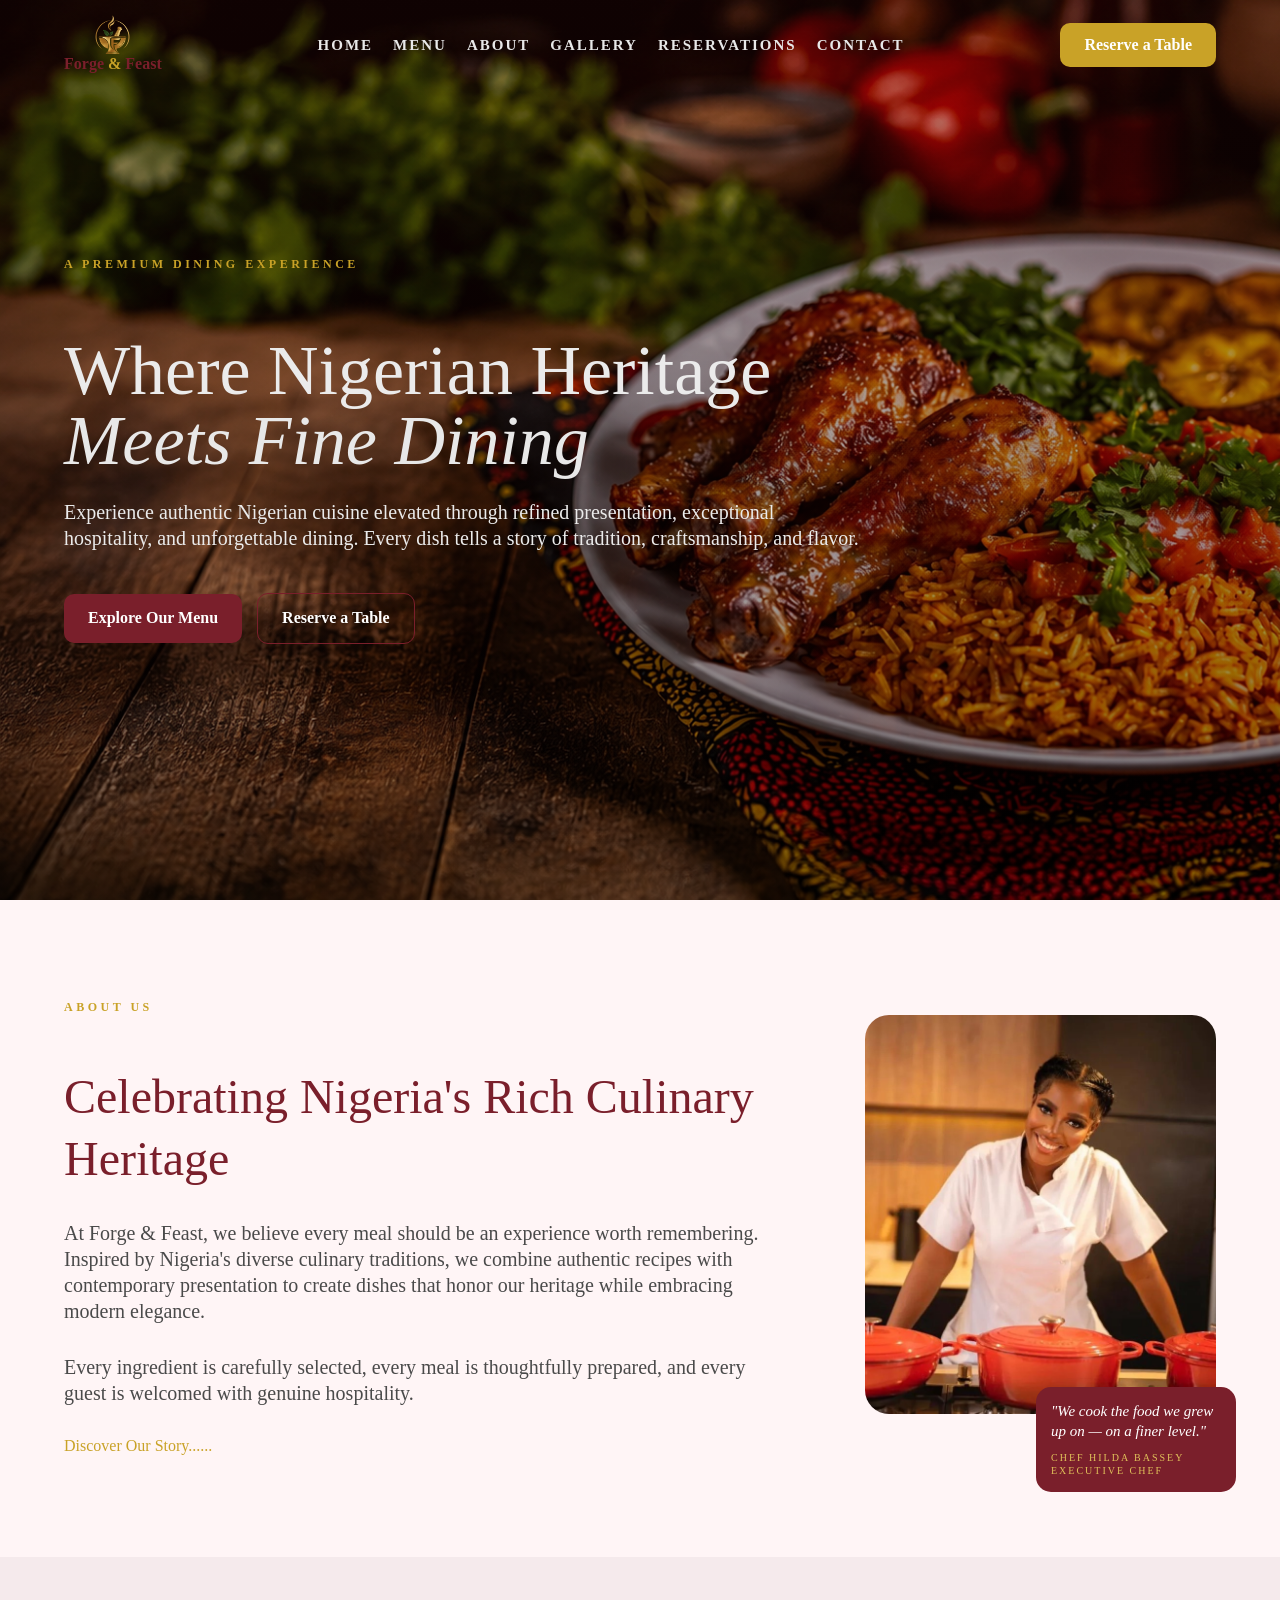
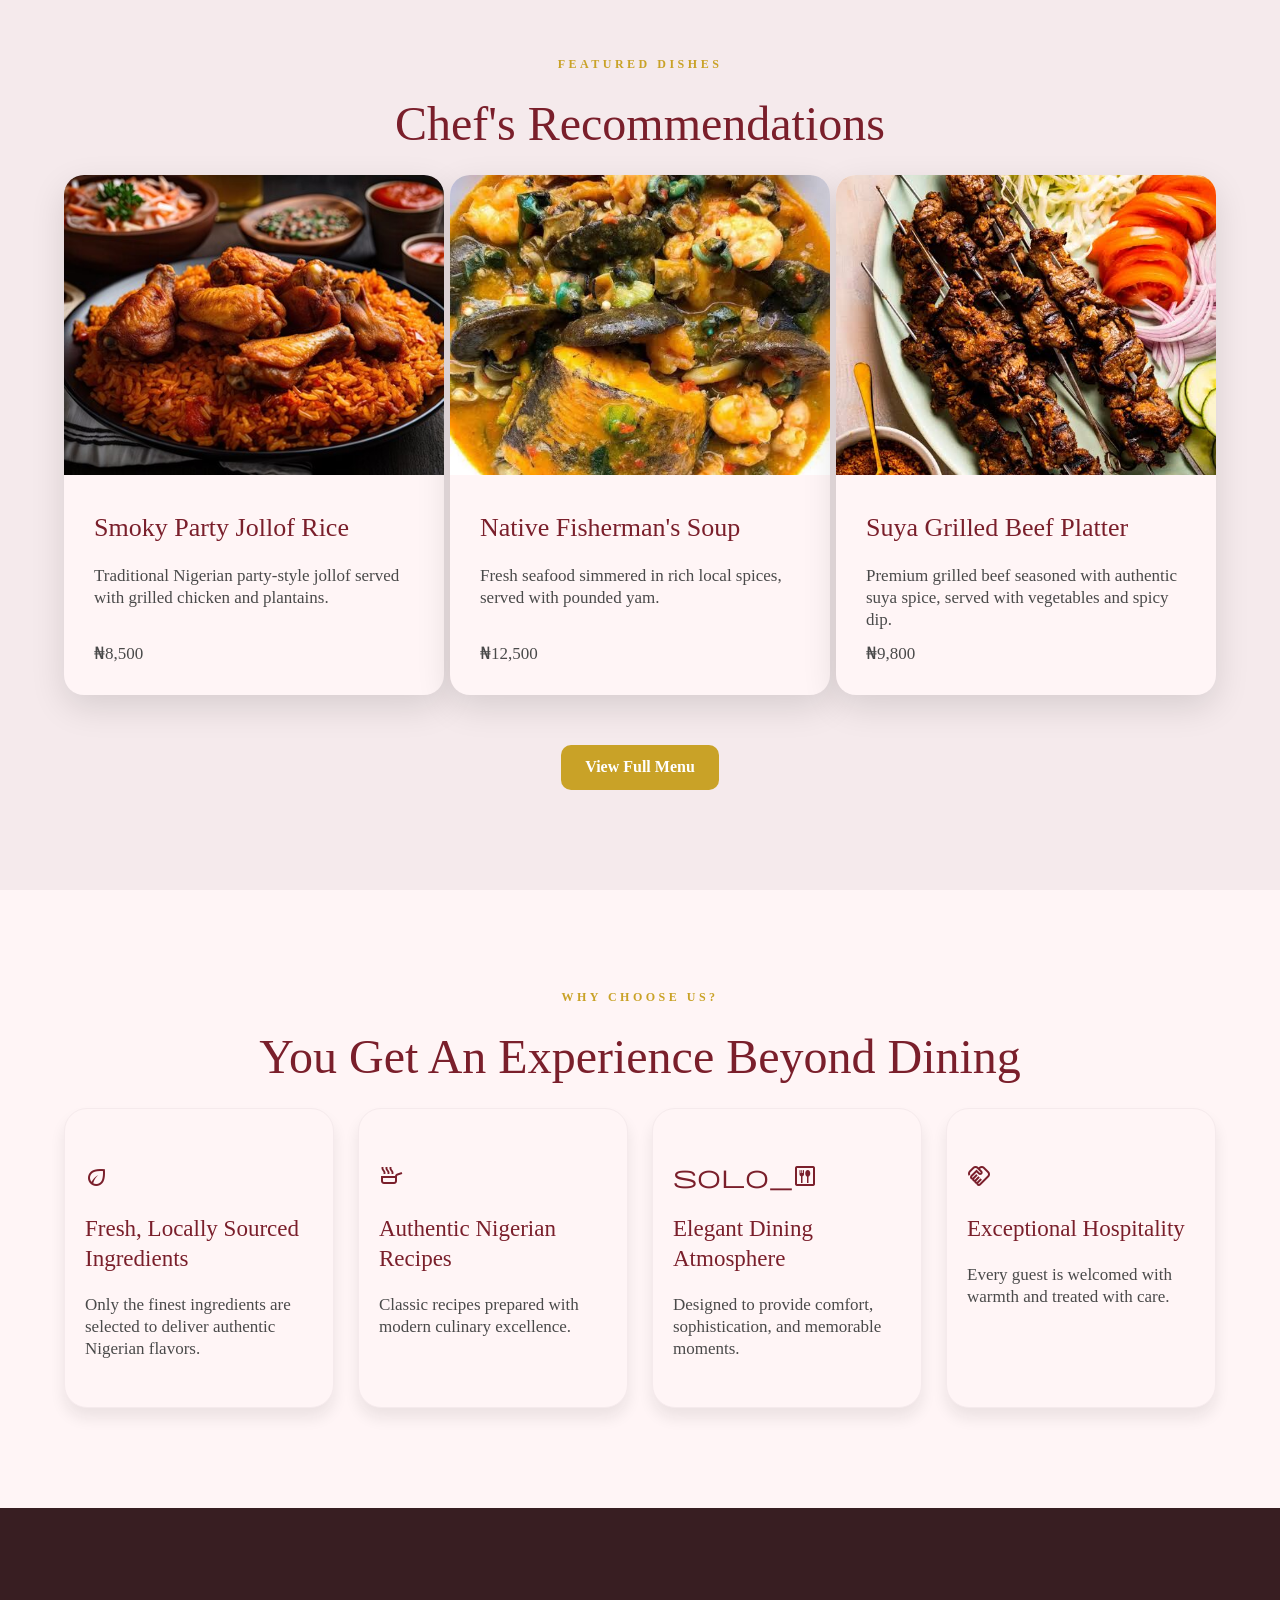
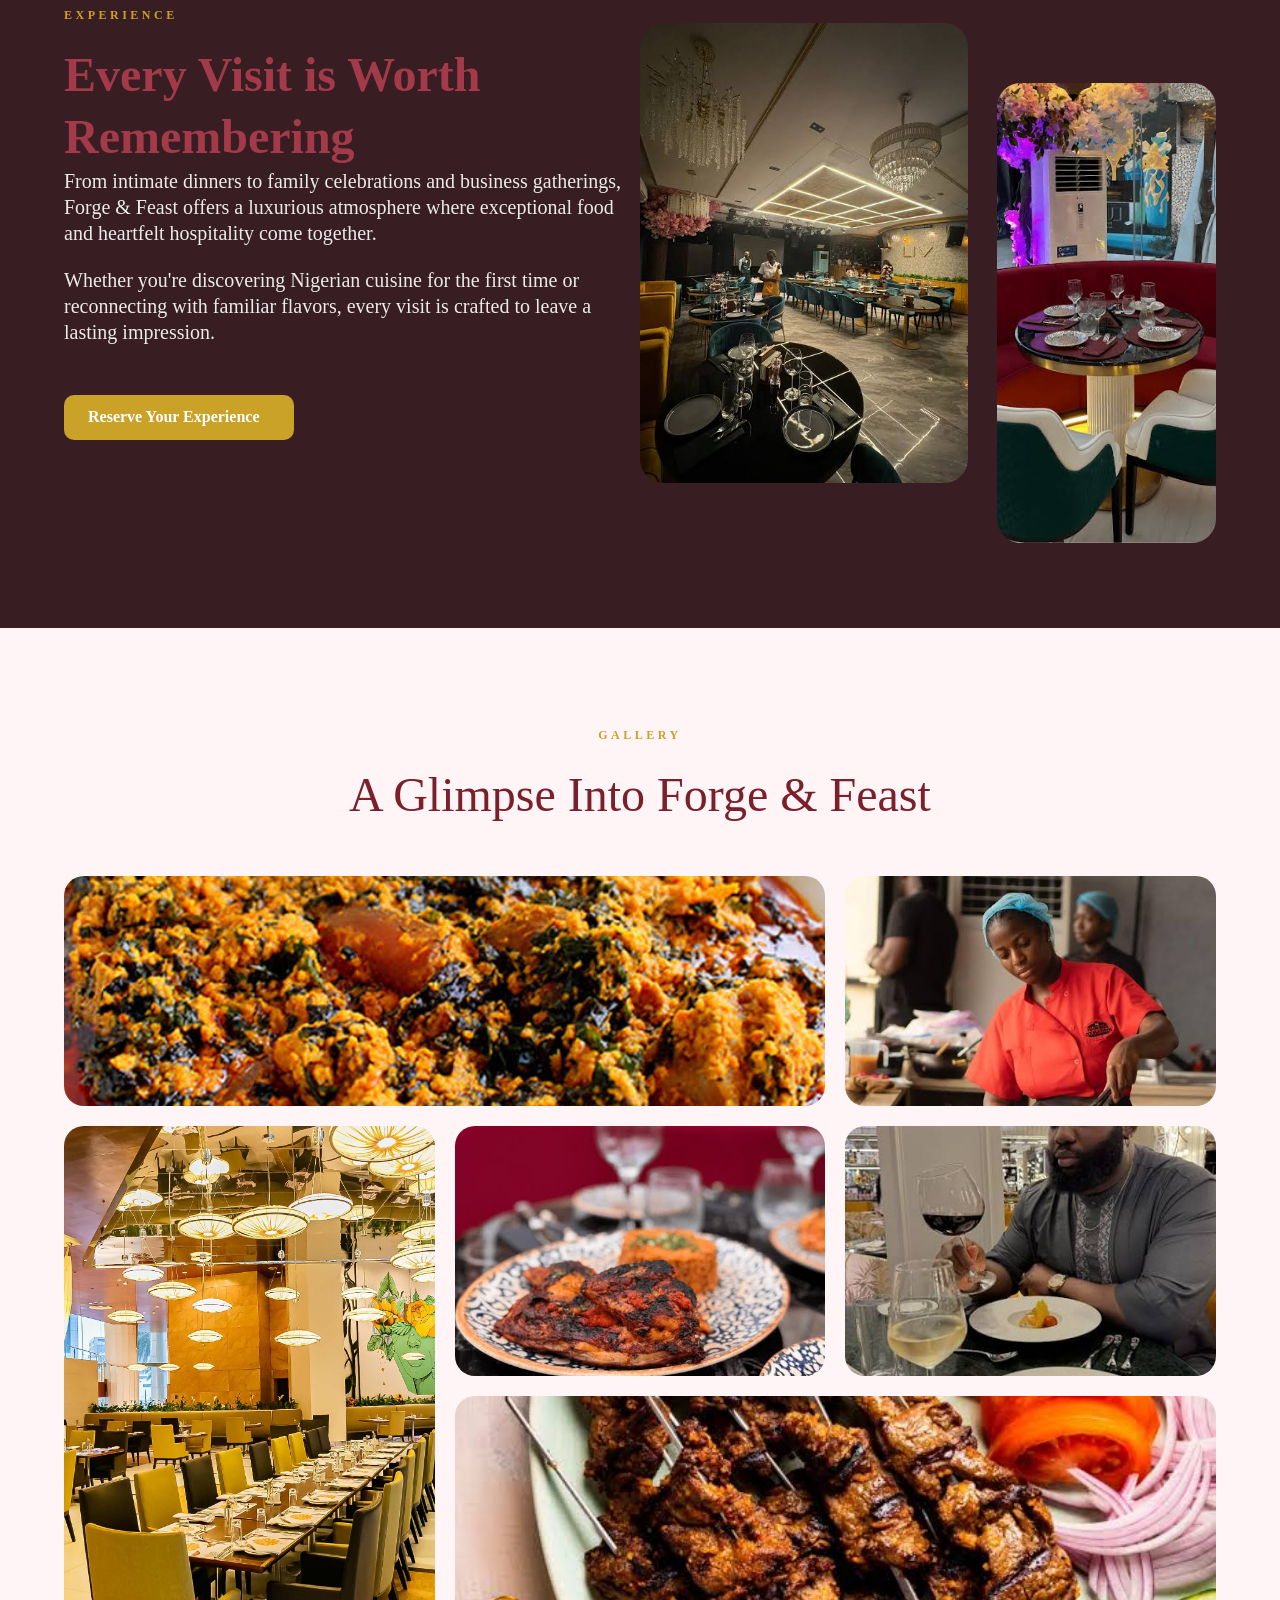
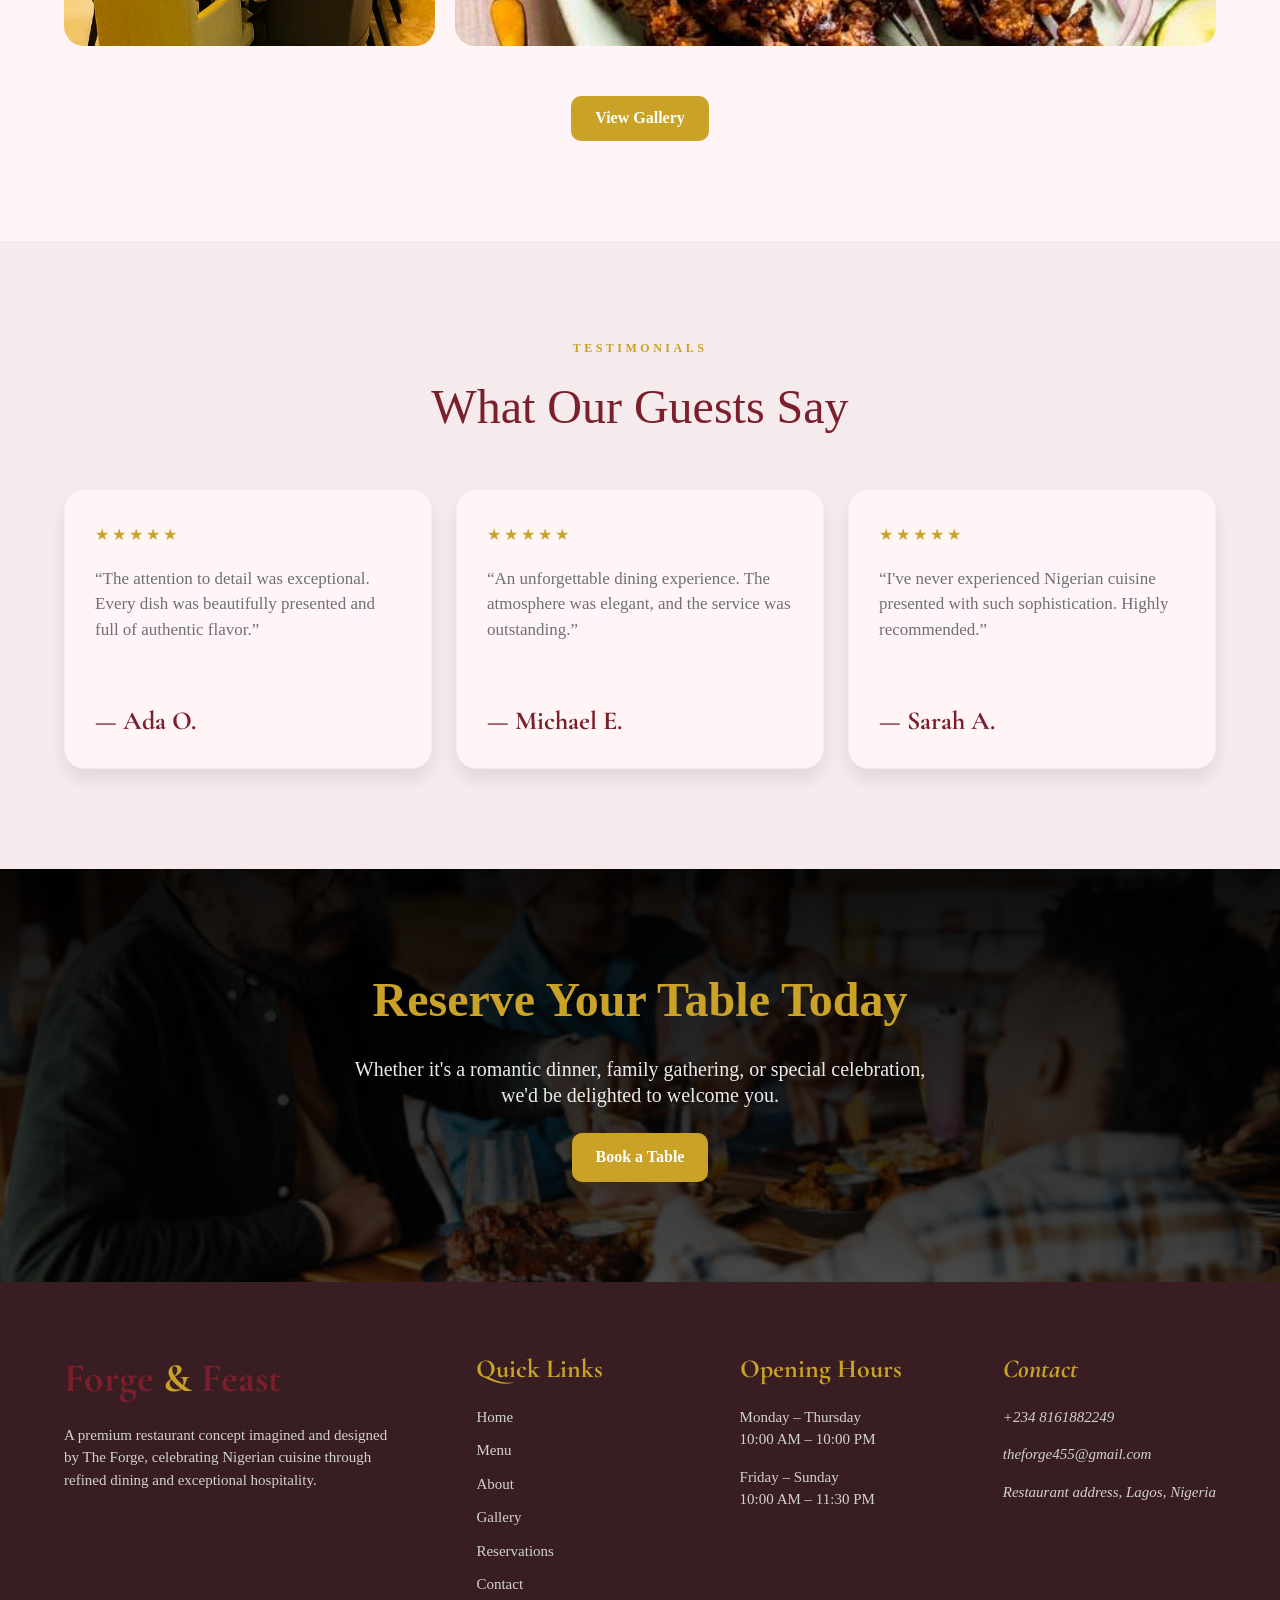
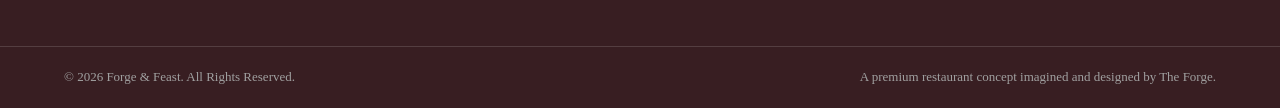
<file: index.html>
<!DOCTYPE html>
<html lang="en">
<head>
    <meta charset="UTF-8">
    <meta name="viewport" content="width=device-width, initial-scale=1.0">
    <meta name="description" content="Forge & Feast — where Nigerian heritage meets fine dining.">
    <title>Forge &amp; Feast | Nigerian Fine Dining</title>
    <link rel="preconnect" href="https://fonts.googleapis.com">
    <link rel="preconnect" href="https://fonts.gstatic.com" crossorigin>
    <link href="https://fonts.googleapis.com/css2?family=Cormorant+Garamond:ital,wght@0,300..700;1,300..700&family=Inter:ital,opsz,wght@0,14..32,100..900;1,14..32,100..900&display=swap" rel="stylesheet">
    <link href="https://fonts.googleapis.com/css2?family=Material+Symbols+Outlined" rel="stylesheet">
    <link rel="stylesheet" href="styles/main.css">
</head>
<body>
    <!-- Navigation Bar -->
    <header class="site-header">
        <nav class="navigation-bar">
            <div class="container navigation">
                <div class="nav-content__1">
                    <a class="brand" href="index.html" aria-label="Forge & Feast home">
                    <img src="images/logo images/file_000000001b348246aa04f7c8cb6fdf6f.png" width="35px" alt="">
                    <span class="brand__name">Forge <span class="and">&amp;</span> Feast</span>
                    </a>
                </div>
                <div class="nav-content__2" aria-label="Primary navigation">
                    <ul class="nav-content__list" id="primary-menu">
                        <li><a class="nav-content__link" href="index.html">HOME</a></li>
                        <li><a class="nav-content__link" href="menu.html">MENU</a></li>
                        <li><a class="nav-content__link" href="about.html">ABOUT</a></li>
                        <li><a class="nav-content__link" href="gallery.html">GALLERY</a></li>
                        <li><a class="nav-content__link" href="reservations.html">RESERVATIONS</a></li>
                        <li><a class="nav-content__link" href="contact.html">CONTACT</a></li>
                    </ul>
                </div>
            <a class="btn btn--secondary nav-reserve" href="reservations.html">Reserve a Table</a>
            <button class="menu-toggle" type="button" aria-expanded="false" aria-controls="primary-menu" aria-label="Open navigation menu">
                <span class="menu-toggle__line"></span>
                <span class="menu-toggle__line"></span>
                <span class="menu-toggle__line"></span>
            </button>
            </div>
        </nav>
    </header>

    <main>
        <!-- Hero -->
        <section class="hero" aria-labelledby="hero-title">
            <div class="container hero__content">
                <p class="eyebrow">A PREMIUM DINING EXPERIENCE</p>
                <h1 id="hero-title">Where Nigerian Heritage <span>Meets Fine Dining</span></h1>
                <p class="hero__text">Experience authentic Nigerian cuisine elevated through refined presentation, exceptional hospitality, and unforgettable dining. Every dish tells a story of tradition, craftsmanship, and flavor.</p>
                <div class="hero__actions">
                    <a class="btn btn--hero" href="menu.html">Explore Our Menu</a>
                    <a class="btn btn--primary-outline" href="reservations.html">Reserve a Table</a>
                </div>
            </div>
        </section>

        <!-- Our Story -->
        <section class="section section--story" aria-labelledby="story-title">
            <div class="container split-layout">
                <div class="split-layout__content">
                    <p class="eyebrow">ABOUT US</p>
                    <h2 id="story-title">Celebrating Nigeria's Rich Culinary Heritage</h2>
                    <p>At Forge &amp; Feast, we believe every meal should be an experience worth remembering. Inspired by Nigeria's diverse culinary traditions, we combine authentic recipes with contemporary presentation to create dishes that honor our heritage while embracing modern elegance.</p>
                    <p>Every ingredient is carefully selected, every meal is thoughtfully prepared, and every guest is welcomed with genuine hospitality.</p>
                    <a class="discover" href="about.html">Discover Our Story......</a>
                </div>
                <figure class="split-layout__media">
                    <div class="split-layout__image">
                        <img src="images/chef_hilda_bassey.jpg" alt="Chef preparing a traditional Nigerian meal">
                    </div>
                    <div class="chef-card">
                        <p class="chef-card__quote">
                            "We cook the food we grew up on — on a finer level."
                        </p>
                        <p class="chef-card__name">
                            CHEF HILDA BASSEY
                        </p>
                        <p class="chef-card__role">
                            EXECUTIVE CHEF
                        </p>
                    </div>
                </figure>
            </div>
        </section>

        <!-- Chef's Recommendations -->
        <section class="section section--featured" aria-labelledby="featured-title">
            <div class="container section--featured__div">
                <div class="section-heading">
                    <p class="eyebrow">Featured Dishes</p>
                    <h2 id="featured-title">Chef's Recommendations</h2>
                </div>
                <div class="dish-grid">
                    <article class="dish-card">
                        <div class="dish-card__image">
                            <img src="images/smoked-jollof rice 2.jpg" alt="Smoked Jollof Rice Ready to Eat">
                        </div>
                        <div class="dish-card__content">
                            <h3>Smoky Party Jollof Rice</h3>
                            <p>Traditional Nigerian party-style jollof served with grilled chicken and plantains.</p>
                            <p class="dish-card__price">₦8,500</p>
                        </div>
                    </article>
                    <article class="dish-card">
                        <div class="dish-card__image">
                            <img src="images/fisherman_soup.jpeg" alt="Native Fisherman Soup From the African Kitchen">
                        </div>
                        <div class="dish-card__content">
                            <h3>Native Fisherman's Soup</h3>
                            <p>Fresh seafood simmered in rich local spices, served with pounded yam.</p>
                            <p class="dish-card__price">₦12,500</p>
                        </div>
                    </article>
                    <article class="dish-card">
                        <div class="dish-card__image">
                            <img src="images/suya.jpeg" alt="Grilled Suya For Your Tastebuds">
                        </div>
                        <div class="dish-card__content">
                            <h3>Suya Grilled Beef Platter</h3>
                            <p>Premium grilled beef seasoned with authentic suya spice, served with vegetables and spicy dip.</p>
                            <p class="dish-card__price">₦9,800</p>
                        </div>
                    </article>
                </div>
                <div class="section-action">
                    <a class="btn btn--secondary" href="menu.html">View Full Menu</a>
                </div>
            </div>
        </section>

        <!-- Our Benefits -->
        <section class="section section--benefits" aria-labelledby="benefits-title">
            <div class="container">
                <div class="section-heading">
                    <P class="eyebrow">WHY CHOOSE US?</P>
                    <h2 id="benefits-title">You Get An Experience Beyond Dining</h2>
                </div>
                <div class="benefit-grid">
                    <article class="benefit-card">
                        <div class="benefit-card__icon" aria-hidden="true">
                            <span class="material-symbols-outlined">eco</span>
                        </div>
                        <div class="benefit-card__content">
                            <h3>Fresh, Locally Sourced Ingredients</h3>
                            <p>Only the finest ingredients are selected to deliver authentic Nigerian flavors.</p>
                        </div>
                    </article>
                    <article class="benefit-card">
                        <div class="benefit-card__icon" aria-hidden="true">
                            <span class="material-symbols-outlined">skillet</span>
                        </div>
                        <div class="benefit-card__content">
                            <h3>Authentic Nigerian Recipes</h3>
                            <p>Classic recipes prepared with modern culinary excellence.</p>
                        </div>
                    </article>
                    <article class="benefit-card">
                        <div class="benefit-card__icon" aria-hidden="true">
                            <span class="material-symbols-outlined">solo_dining</span>                        </div>
                        <div class="benefit-card__content">
                            <h3>Elegant Dining Atmosphere</h3>
                            <p>Designed to provide comfort, sophistication, and memorable moments.</p>
                        </div>
                    </article>
                    <article class="benefit-card">
                        <div class="benefit-card__icon" aria-hidden="true">
                            <span class="material-symbols-outlined">handshake</span>                        </div>
                        <div class="benefit-card__content">
                            <h3>Exceptional Hospitality</h3>
                            <p>Every guest is welcomed with warmth and treated with care.</p>
                        </div>    
                    </article>
                </div>
            </div>
        </section>

        <!-- The Dining Experience -->
        <section class="section section--experience" aria-labelledby="experience-title">
            <div class="container split-layout__2">
                <div class="split-layout-2__content">
                    <p class="eyebrow">Experience</p>
                    <h2 id="experience-title">Every Visit is Worth Remembering</h2>
                    <p>From intimate dinners to family celebrations and business gatherings, Forge &amp; Feast offers a luxurious atmosphere where exceptional food and heartfelt hospitality come together.</p><br>
                    <p>Whether you're discovering Nigerian cuisine for the first time or reconnecting with familiar flavors, every visit is crafted to leave a lasting impression.</p>
                    <a class="btn btn--secondary" href="reservations.html">Reserve Your Experience</a>
                </div>
                <figure class="split-layout-2__media">
                    <img src="images/fine_dinning spot 2.jpeg" alt="Elegant Forge and Feast restaurant interior with arranged tables 1">
                    <img src="images/couples section.jpeg" alt="Elegant Forge and Feast restaurant interior with arranged tables">
                </figure>
            </div>
        </section>

        <!-- Gallery Preview -->
        <section class="section section--gallery" aria-labelledby="gallery-title">
            <div class="container">
                <div class="section-heading"><p class="eyebrow">Gallery</p><h2 id="gallery-title">A Glimpse Into Forge &amp; Feast</h2></div>
                <div class="gallery" aria-label="Forge and Feast gallery preview">
                    <figure class="gallery__item gallery__item--featured"><img class="gallery__image" src="images/egusi_soup.jpeg" alt="Signature Nigerian cuisine served with traditional sides"><div class="gallery__overlay"><figcaption class="gallery__content"><h3>Signature Nigerian Cuisine</h3><p>A glimpse into the culinary experience at Forge &amp; Feast.</p></figcaption></div></figure>
                    <figure class="gallery__item gallery__item--portrait"><img class="gallery__image" src="images/chef_hilda.jpeg" alt="Chef carefully preparing a dish"><div class="gallery__overlay"><figcaption class="gallery__content"><h3>Craft in Every Detail</h3><p>Traditional flavours, thoughtfully refined.</p></figcaption></div></figure>
                    <figure class="gallery__item gallery__item--tall"><img class="gallery__image" src="images/fine_dining_indoor_seating.jpg" alt="Warmly lit elegant restaurant interior"><div class="gallery__overlay"><figcaption class="gallery__content"><h3>Elegant Atmosphere</h3><p>Designed for memorable moments together.</p></figcaption></div></figure>
                    <figure class="gallery__item"><img class="gallery__image" src="images/images 1.jpeg" alt="Fine dining table set for guests"><div class="gallery__overlay"><figcaption class="gallery__content"><h3>The Table Awaits</h3><p>Refined settings for every celebration.</p></figcaption></div></figure>
                    <figure class="gallery__item"><img class="gallery__image" src="images/images 2.jpeg" alt="Guests sharing a joyful meal together"><div class="gallery__overlay"><figcaption class="gallery__content"><h3>Shared Experiences</h3><p>Every gathering is worth remembering.</p></figcaption></div></figure>
                    <figure class="gallery__item gallery__item--wide"><img class="gallery__image" src="images/suya.jpeg" alt="Beautifully presented Nigerian dish"><div class="gallery__overlay"><figcaption class="gallery__content"><h3>Inspired Presentation</h3><p>Authentic dishes served with elegance.</p></figcaption></div></figure>
                </div>
                <div class="section-action"><a class="btn btn--secondary" href="gallery.html">View Gallery</a></div>
            </div>
        </section>

        <!-- Testimonials: this section can become a JavaScript carousel later. -->
        <section class="section section--testimonials" aria-labelledby="testimonials-title">
            <div class="container">
                <div class="section-heading"><p class="eyebrow">Testimonials</p><h2 id="testimonials-title">What Our Guests Say</h2></div>
                <div class="testimonial-grid">
                    <blockquote class="testimonial-card"><p class="testimonial-card__rating" aria-label="5 out of 5 stars">★★★★★</p><p>“The attention to detail was exceptional. Every dish was beautifully presented and full of authentic flavor.”</p><footer>— Ada O.</footer></blockquote>
                    <blockquote class="testimonial-card"><p class="testimonial-card__rating" aria-label="5 out of 5 stars">★★★★★</p><p>“An unforgettable dining experience. The atmosphere was elegant, and the service was outstanding.”</p><footer>— Michael E.</footer></blockquote>
                    <blockquote class="testimonial-card"><p class="testimonial-card__rating" aria-label="5 out of 5 stars">★★★★★</p><p>“I've never experienced Nigerian cuisine presented with such sophistication. Highly recommended.”</p><footer>— Sarah A.</footer></blockquote>
                </div>
            </div>
        </section>

        <!-- Reservation Call to Action -->
        <section class="reservation-cta" aria-labelledby="reservation-title">
            <div class="container reservation-cta__content"><h2 id="reservation-title">Reserve Your Table Today</h2><p>Whether it's a romantic dinner, family gathering, or special celebration, we'd be delighted to welcome you.</p><a class="btn btn--hero" href="reservations.html">Book a Table</a></div>
        </section>
    </main>

    <!-- Footer -->
    <footer class="site-footer">
        <div class="container footer-content">
            <div class="footer-brand">
                <a class="brand" href="index.html"><span class="brand__name">Forge <span>&amp;</span> Feast</span></a>
                <p>A premium restaurant concept imagined and designed by The Forge, celebrating Nigerian cuisine through refined dining and exceptional hospitality.</p>
            </div>
            <div class="footer-column">
                <h3>Quick Links</h3>
                <ul>
                    <li><a href="index.html">Home</a></li>
                    <li><a href="menu.html">Menu</a></li>
                    <li><a href="about.html">About</a></li>
                    <li><a href="gallery.html">Gallery</a></li>
                    <li><a href="reservations.html">Reservations</a></li>
                    <li><a href="contact.html">Contact</a></li>
                </ul>
            </div>
            <div class="footer-column">
                <h3>Opening Hours</h3>
                <p>Monday – Thursday<br>10:00 AM – 10:00 PM</p>
                <p>Friday – Sunday<br>10:00 AM – 11:30 PM</p>
            </div>
            <address class="footer-column">
                <h3>Contact</h3>
                <p><a href="tel:+2348161882249">+234 8161882249</a></p>
                <p><a href="mailto:theforge455@gmail.com">theforge455@gmail.com</a></p><p>Restaurant address, Lagos, Nigeria</p>
                <!-- <div class="social-links" aria-label="Social media links"><!-- To add social media links -->
            </address>
        </div>
        <div class="footer-bottom">
            <div class="container">
                <p>© 2026 Forge &amp; Feast. All Rights Reserved.</p><p>A premium restaurant concept imagined and designed by The Forge.</p>
            </div>
        </div>
    </footer>
    <script src="scripts/navbar.js" defer></script>
    <script src="scripts/scroll-animations.js"></script>
</body>
</html>
</file>
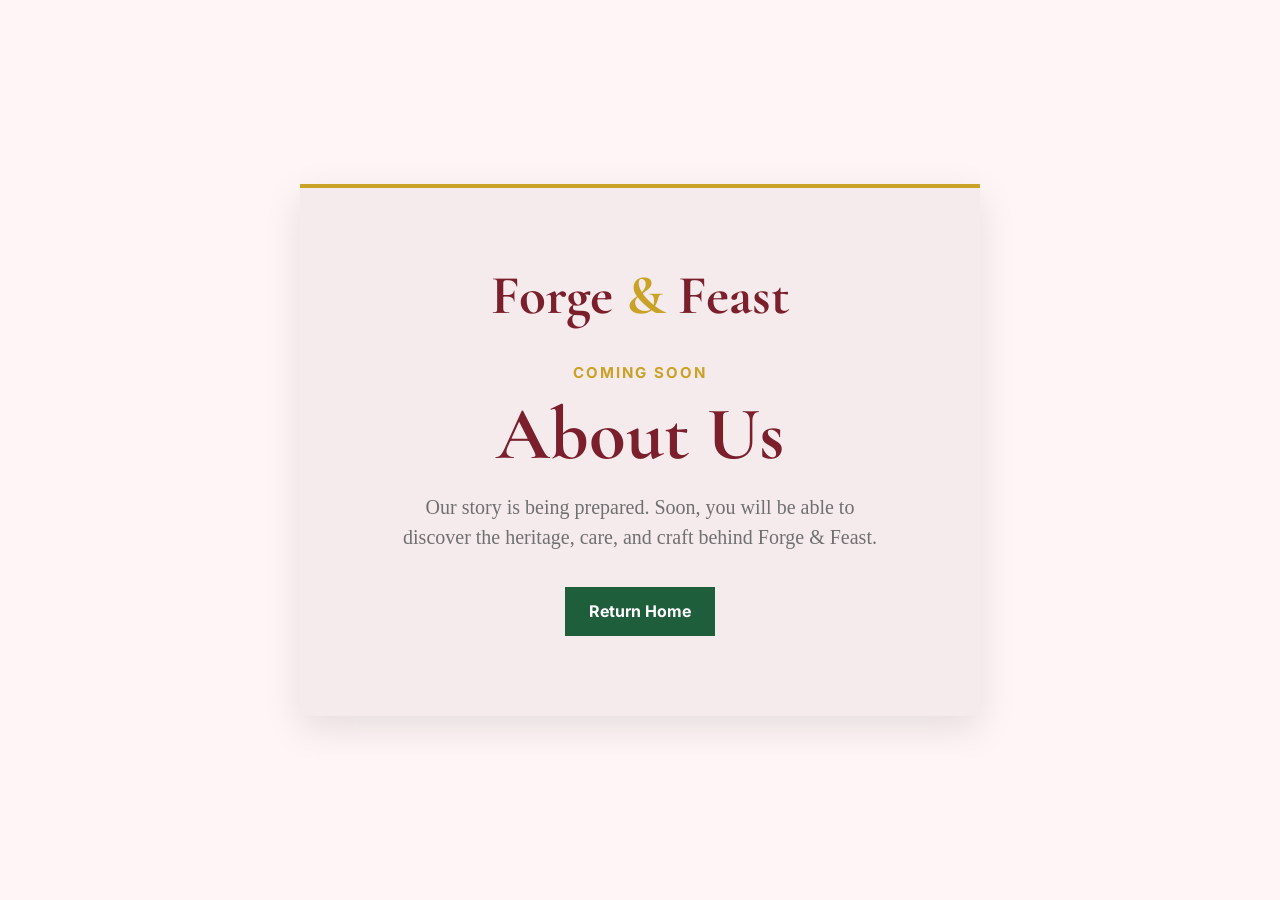
<file: about.html>
<!DOCTYPE html>
<html lang="en">
<head>
    <meta charset="UTF-8">
    <meta name="viewport" content="width=device-width, initial-scale=1.0">
    <meta name="description" content="Forge & Feast about page coming soon.">
    <title>About Coming Soon | Forge &amp; Feast</title>
    <link rel="preconnect" href="https://fonts.googleapis.com">
    <link rel="preconnect" href="https://fonts.gstatic.com" crossorigin>
    <link href="https://fonts.googleapis.com/css2?family=Cormorant+Garamond:ital,wght@0,300..700;1,300..700&family=Inter:ital,opsz,wght@0,14..32,100..900;1,14..32,100..900&display=swap" rel="stylesheet">
    <link rel="stylesheet" href="styles/main.css">
    <style>
        .placeholder-page { display: grid; min-height: 100svh; padding: 3rem; place-items: center; background: var(--background-primary); }
        .placeholder-page__content { width: min(100%, 68rem); padding: clamp(3rem, 8vw, 8rem) clamp(2rem, 7vw, 7rem); text-align: center; background: var(--background-secondary); border-top: 4px solid var(--secondary-base); box-shadow: 0 1.2rem 3.5rem rgb(0 0 0 / 10%); }
        .placeholder-page__brand { margin-bottom: 4rem; color: var(--primary-base); font-family: var(--font-family-headings); font-size: clamp(3.6rem, 7vw, 5.5rem); font-weight: var(--font-weight-bold); line-height: var(--line-height-tight); }
        .placeholder-page__brand span, .placeholder-page__eyebrow { color: var(--secondary-base); }
        .placeholder-page__eyebrow { margin-bottom: 1.5rem; font-family: var(--font-family-body); font-size: var(--text-sm); font-weight: var(--font-weight-bold); letter-spacing: var(--letter-spacing-normal); text-transform: uppercase; }
        .placeholder-page h1 { margin-bottom: 2rem; color: var(--primary-base); font-family: var(--font-family-headings); font-size: clamp(4.5rem, 9vw, 7.5rem); }
        .placeholder-page__message { max-width: 48rem; margin: 0 auto 3.5rem; color: var(--text-secondary); line-height: var(--line-height-spaced); }
        .placeholder-page__button { display: inline-block; padding: 1.4rem 2.4rem; color: var(--white); background: var(--tertiary-base); font-family: var(--font-family-body); font-size: var(--text-base); font-weight: var(--font-weight-bold); transition: background-color 0.2s ease, transform 0.2s ease; }
        .placeholder-page__button:hover, .placeholder-page__button:focus-visible { background: var(--tertiary-shade); transform: translateY(-2px); }
        @media (max-width: 480px) { .placeholder-page { padding: 1.5rem; } .placeholder-page__content { padding: 4rem 2rem; } .placeholder-page__brand { margin-bottom: 3rem; } }
    </style>
</head>
<body>
    <main class="placeholder-page">
        <section class="placeholder-page__content" aria-labelledby="page-title">
            <p class="placeholder-page__brand">Forge <span>&amp;</span> Feast</p>
            <p class="placeholder-page__eyebrow">Coming Soon</p>
            <h1 id="page-title">About Us</h1>
            <p class="placeholder-page__message">Our story is being prepared. Soon, you will be able to discover the heritage, care, and craft behind Forge &amp; Feast.</p>
            <a class="placeholder-page__button" href="index.html">Return Home</a>
        </section>
    </main>
</body>
</html>
</file>
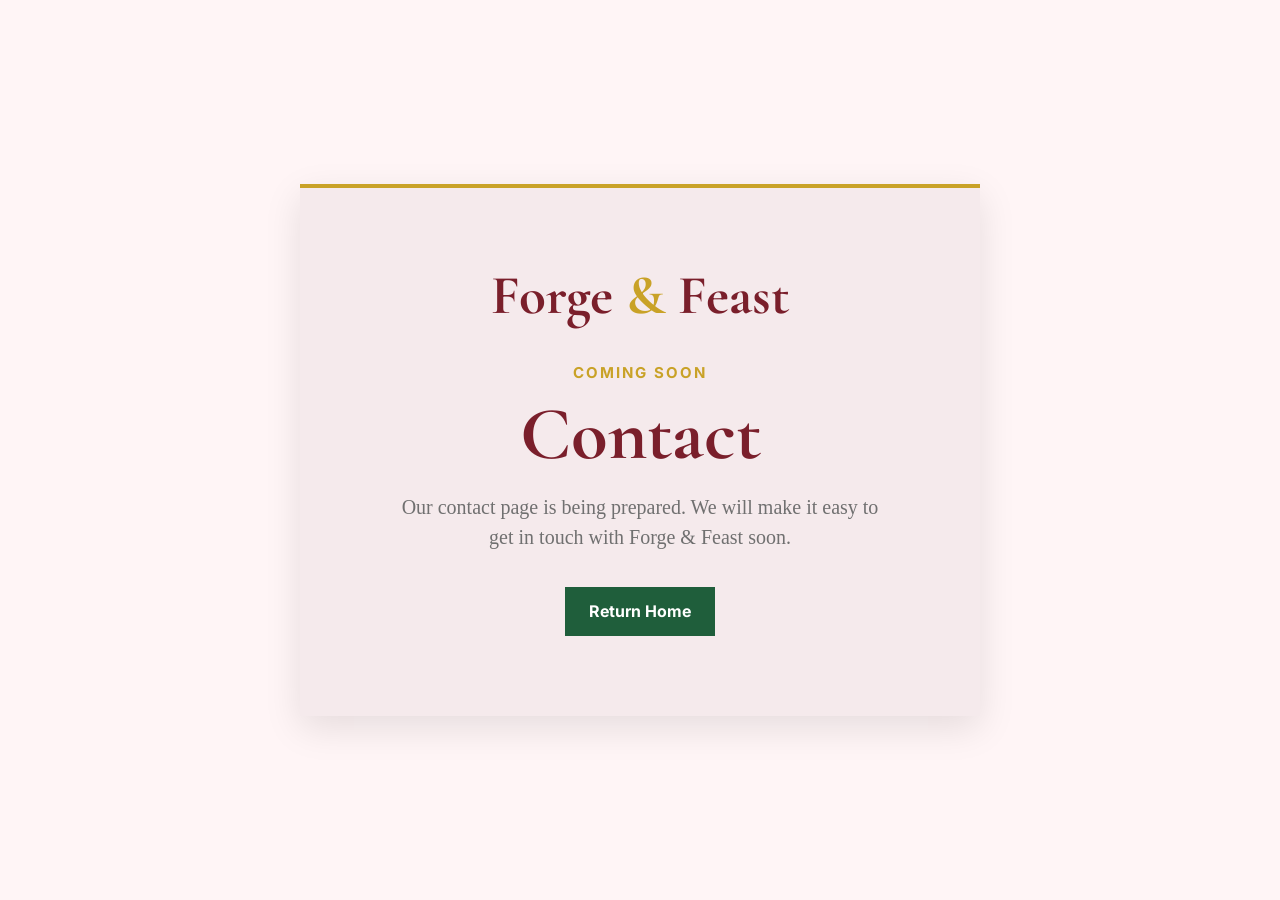
<file: contact.html>
<!DOCTYPE html>
<html lang="en">
<head>
    <meta charset="UTF-8">
    <meta name="viewport" content="width=device-width, initial-scale=1.0">
    <meta name="description" content="Forge & Feast contact page coming soon.">
    <title>Contact Coming Soon | Forge &amp; Feast</title>
    <link rel="preconnect" href="https://fonts.googleapis.com">
    <link rel="preconnect" href="https://fonts.gstatic.com" crossorigin>
    <link href="https://fonts.googleapis.com/css2?family=Cormorant+Garamond:ital,wght@0,300..700;1,300..700&family=Inter:ital,opsz,wght@0,14..32,100..900;1,14..32,100..900&display=swap" rel="stylesheet">
    <link rel="stylesheet" href="styles/main.css">
    <style>
        .placeholder-page { display: grid; min-height: 100svh; padding: 3rem; place-items: center; background: var(--background-primary); }
        .placeholder-page__content { width: min(100%, 68rem); padding: clamp(3rem, 8vw, 8rem) clamp(2rem, 7vw, 7rem); text-align: center; background: var(--background-secondary); border-top: 4px solid var(--secondary-base); box-shadow: 0 1.2rem 3.5rem rgb(0 0 0 / 10%); }
        .placeholder-page__brand { margin-bottom: 4rem; color: var(--primary-base); font-family: var(--font-family-headings); font-size: clamp(3.6rem, 7vw, 5.5rem); font-weight: var(--font-weight-bold); line-height: var(--line-height-tight); }
        .placeholder-page__brand span, .placeholder-page__eyebrow { color: var(--secondary-base); }
        .placeholder-page__eyebrow { margin-bottom: 1.5rem; font-family: var(--font-family-body); font-size: var(--text-sm); font-weight: var(--font-weight-bold); letter-spacing: var(--letter-spacing-normal); text-transform: uppercase; }
        .placeholder-page h1 { margin-bottom: 2rem; color: var(--primary-base); font-family: var(--font-family-headings); font-size: clamp(4.5rem, 9vw, 7.5rem); }
        .placeholder-page__message { max-width: 48rem; margin: 0 auto 3.5rem; color: var(--text-secondary); line-height: var(--line-height-spaced); }
        .placeholder-page__button { display: inline-block; padding: 1.4rem 2.4rem; color: var(--white); background: var(--tertiary-base); font-family: var(--font-family-body); font-size: var(--text-base); font-weight: var(--font-weight-bold); transition: background-color 0.2s ease, transform 0.2s ease; }
        .placeholder-page__button:hover, .placeholder-page__button:focus-visible { background: var(--tertiary-shade); transform: translateY(-2px); }
        @media (max-width: 480px) { .placeholder-page { padding: 1.5rem; } .placeholder-page__content { padding: 4rem 2rem; } .placeholder-page__brand { margin-bottom: 3rem; } }
    </style>
</head>
<body>
    <main class="placeholder-page">
        <section class="placeholder-page__content" aria-labelledby="page-title">
            <p class="placeholder-page__brand">Forge <span>&amp;</span> Feast</p>
            <p class="placeholder-page__eyebrow">Coming Soon</p>
            <h1 id="page-title">Contact</h1>
            <p class="placeholder-page__message">Our contact page is being prepared. We will make it easy to get in touch with Forge &amp; Feast soon.</p>
            <a class="placeholder-page__button" href="index.html">Return Home</a>
        </section>
    </main>
</body>
</html>
</file>
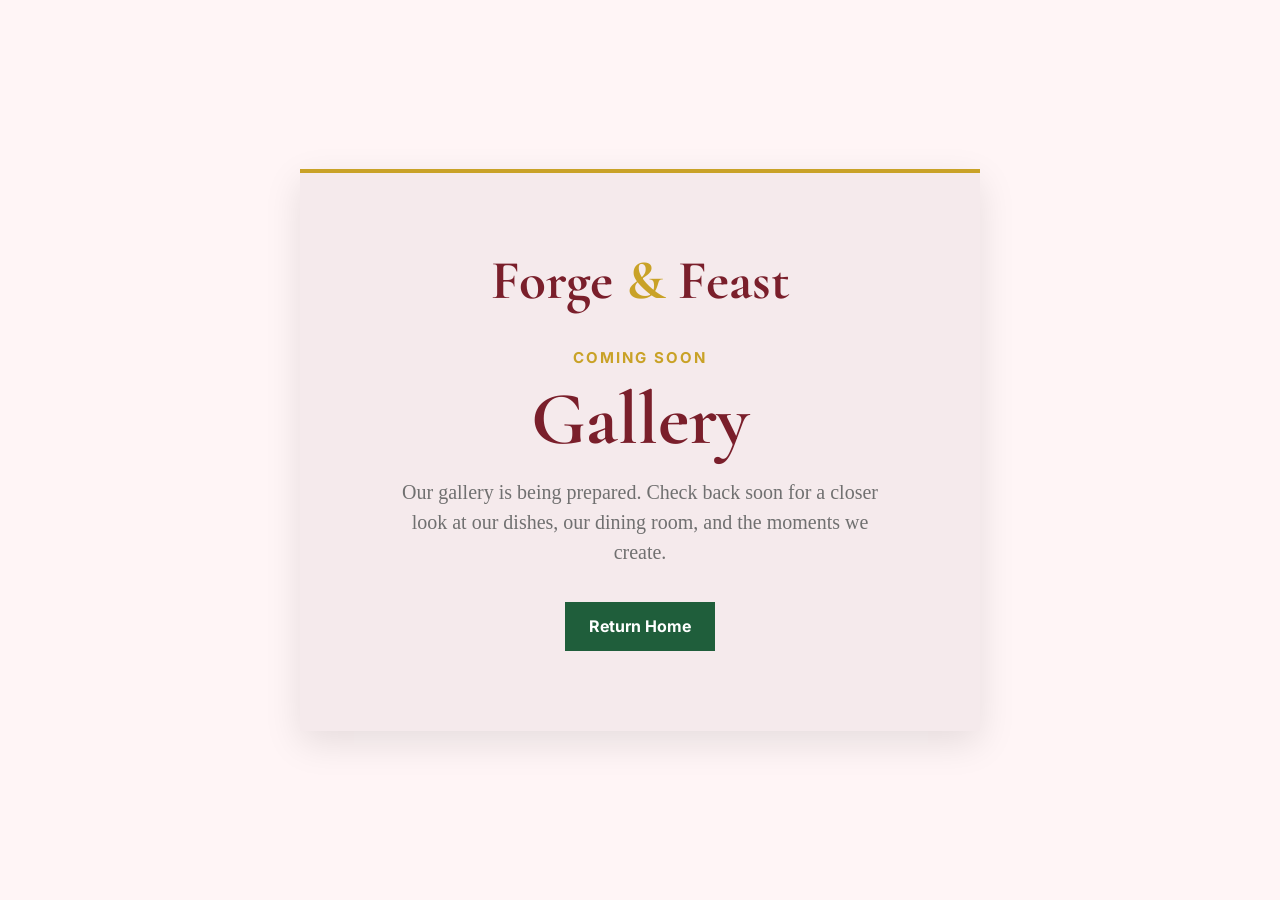
<file: gallery.html>
<!DOCTYPE html>
<html lang="en">
<head>
    <meta charset="UTF-8">
    <meta name="viewport" content="width=device-width, initial-scale=1.0">
    <meta name="description" content="Forge & Feast gallery page coming soon.">
    <title>Gallery Coming Soon | Forge &amp; Feast</title>
    <link rel="preconnect" href="https://fonts.googleapis.com">
    <link rel="preconnect" href="https://fonts.gstatic.com" crossorigin>
    <link href="https://fonts.googleapis.com/css2?family=Cormorant+Garamond:ital,wght@0,300..700;1,300..700&family=Inter:ital,opsz,wght@0,14..32,100..900;1,14..32,100..900&display=swap" rel="stylesheet">
    <link rel="stylesheet" href="styles/main.css">
    <style>
        .placeholder-page { display: grid; min-height: 100svh; padding: 3rem; place-items: center; background: var(--background-primary); }
        .placeholder-page__content { width: min(100%, 68rem); padding: clamp(3rem, 8vw, 8rem) clamp(2rem, 7vw, 7rem); text-align: center; background: var(--background-secondary); border-top: 4px solid var(--secondary-base); box-shadow: 0 1.2rem 3.5rem rgb(0 0 0 / 10%); }
        .placeholder-page__brand { margin-bottom: 4rem; color: var(--primary-base); font-family: var(--font-family-headings); font-size: clamp(3.6rem, 7vw, 5.5rem); font-weight: var(--font-weight-bold); line-height: var(--line-height-tight); }
        .placeholder-page__brand span, .placeholder-page__eyebrow { color: var(--secondary-base); }
        .placeholder-page__eyebrow { margin-bottom: 1.5rem; font-family: var(--font-family-body); font-size: var(--text-sm); font-weight: var(--font-weight-bold); letter-spacing: var(--letter-spacing-normal); text-transform: uppercase; }
        .placeholder-page h1 { margin-bottom: 2rem; color: var(--primary-base); font-family: var(--font-family-headings); font-size: clamp(4.5rem, 9vw, 7.5rem); }
        .placeholder-page__message { max-width: 48rem; margin: 0 auto 3.5rem; color: var(--text-secondary); line-height: var(--line-height-spaced); }
        .placeholder-page__button { display: inline-block; padding: 1.4rem 2.4rem; color: var(--white); background: var(--tertiary-base); font-family: var(--font-family-body); font-size: var(--text-base); font-weight: var(--font-weight-bold); transition: background-color 0.2s ease, transform 0.2s ease; }
        .placeholder-page__button:hover, .placeholder-page__button:focus-visible { background: var(--tertiary-shade); transform: translateY(-2px); }
        @media (max-width: 480px) { .placeholder-page { padding: 1.5rem; } .placeholder-page__content { padding: 4rem 2rem; } .placeholder-page__brand { margin-bottom: 3rem; } }
    </style>
</head>
<body>
    <main class="placeholder-page">
        <section class="placeholder-page__content" aria-labelledby="page-title">
            <p class="placeholder-page__brand">Forge <span>&amp;</span> Feast</p>
            <p class="placeholder-page__eyebrow">Coming Soon</p>
            <h1 id="page-title">Gallery</h1>
            <p class="placeholder-page__message">Our gallery is being prepared. Check back soon for a closer look at our dishes, our dining room, and the moments we create.</p>
            <a class="placeholder-page__button" href="index.html">Return Home</a>
        </section>
    </main>
</body>
</html>
</file>
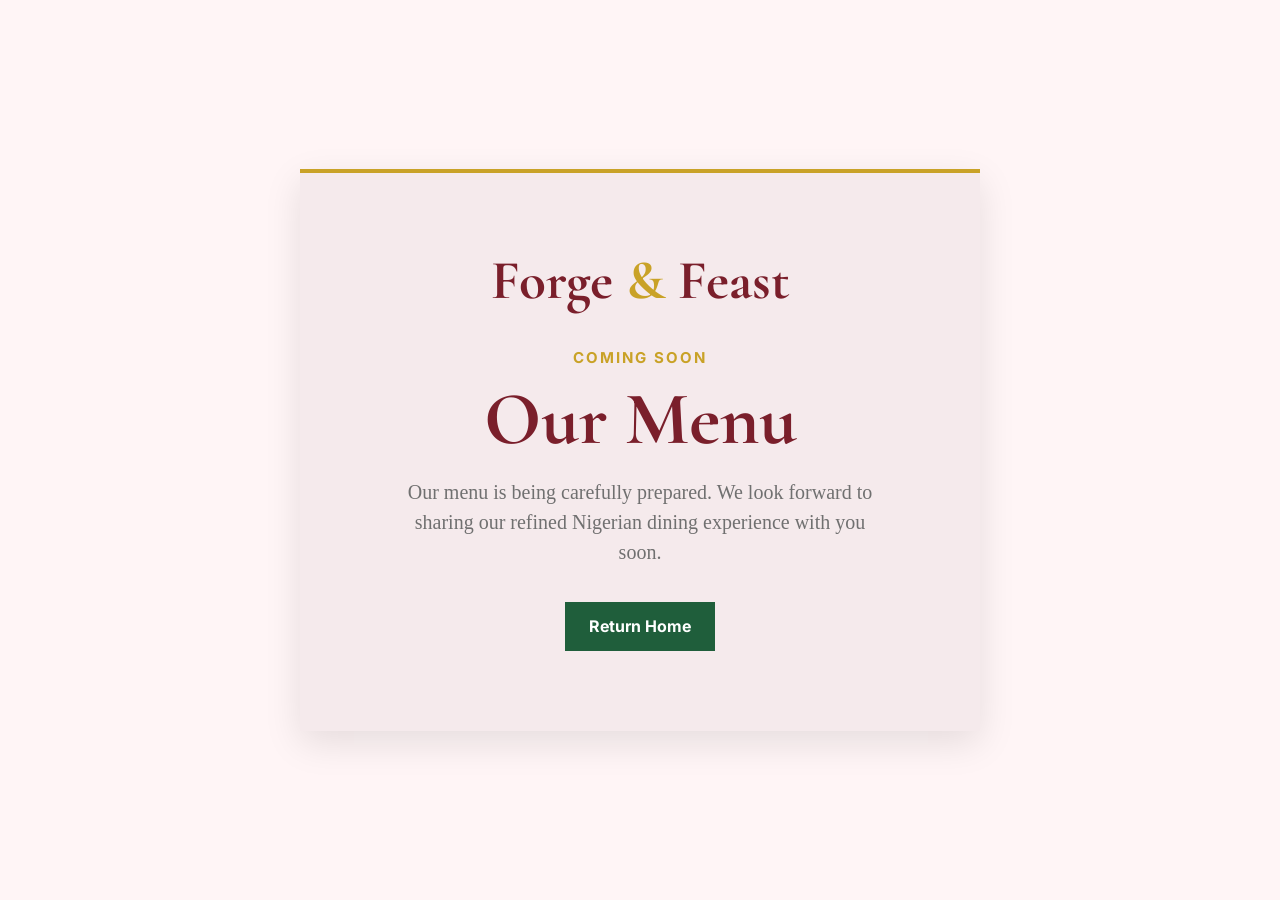
<file: menu.html>
<!DOCTYPE html>
<html lang="en">
<head>
    <meta charset="UTF-8">
    <meta name="viewport" content="width=device-width, initial-scale=1.0">
    <meta name="description" content="Forge & Feast menu page coming soon.">
    <title>Menu Coming Soon | Forge &amp; Feast</title>
    <link rel="preconnect" href="https://fonts.googleapis.com">
    <link rel="preconnect" href="https://fonts.gstatic.com" crossorigin>
    <link href="https://fonts.googleapis.com/css2?family=Cormorant+Garamond:ital,wght@0,300..700;1,300..700&family=Inter:ital,opsz,wght@0,14..32,100..900;1,14..32,100..900&display=swap" rel="stylesheet">
    <link rel="stylesheet" href="styles/main.css">
    <style>
        .placeholder-page { display: grid; min-height: 100svh; padding: 3rem; place-items: center; background: var(--background-primary); }
        .placeholder-page__content { width: min(100%, 68rem); padding: clamp(3rem, 8vw, 8rem) clamp(2rem, 7vw, 7rem); text-align: center; background: var(--background-secondary); border-top: 4px solid var(--secondary-base); box-shadow: 0 1.2rem 3.5rem rgb(0 0 0 / 10%); }
        .placeholder-page__brand { margin-bottom: 4rem; color: var(--primary-base); font-family: var(--font-family-headings); font-size: clamp(3.6rem, 7vw, 5.5rem); font-weight: var(--font-weight-bold); line-height: var(--line-height-tight); }
        .placeholder-page__brand span, .placeholder-page__eyebrow { color: var(--secondary-base); }
        .placeholder-page__eyebrow { margin-bottom: 1.5rem; font-family: var(--font-family-body); font-size: var(--text-sm); font-weight: var(--font-weight-bold); letter-spacing: var(--letter-spacing-normal); text-transform: uppercase; }
        .placeholder-page h1 { margin-bottom: 2rem; color: var(--primary-base); font-family: var(--font-family-headings); font-size: clamp(4.5rem, 9vw, 7.5rem); }
        .placeholder-page__message { max-width: 48rem; margin: 0 auto 3.5rem; color: var(--text-secondary); line-height: var(--line-height-spaced); }
        .placeholder-page__button { display: inline-block; padding: 1.4rem 2.4rem; color: var(--white); background: var(--tertiary-base); font-family: var(--font-family-body); font-size: var(--text-base); font-weight: var(--font-weight-bold); transition: background-color 0.2s ease, transform 0.2s ease; }
        .placeholder-page__button:hover, .placeholder-page__button:focus-visible { background: var(--tertiary-shade); transform: translateY(-2px); }
        @media (max-width: 480px) { .placeholder-page { padding: 1.5rem; } .placeholder-page__content { padding: 4rem 2rem; } .placeholder-page__brand { margin-bottom: 3rem; } }
    </style>
</head>
<body>
    <main class="placeholder-page">
        <section class="placeholder-page__content" aria-labelledby="page-title">
            <p class="placeholder-page__brand">Forge <span>&amp;</span> Feast</p>
            <p class="placeholder-page__eyebrow">Coming Soon</p>
            <h1 id="page-title">Our Menu</h1>
            <p class="placeholder-page__message">Our menu is being carefully prepared. We look forward to sharing our refined Nigerian dining experience with you soon.</p>
            <a class="placeholder-page__button" href="index.html">Return Home</a>
        </section>
    </main>
</body>
</html>
</file>
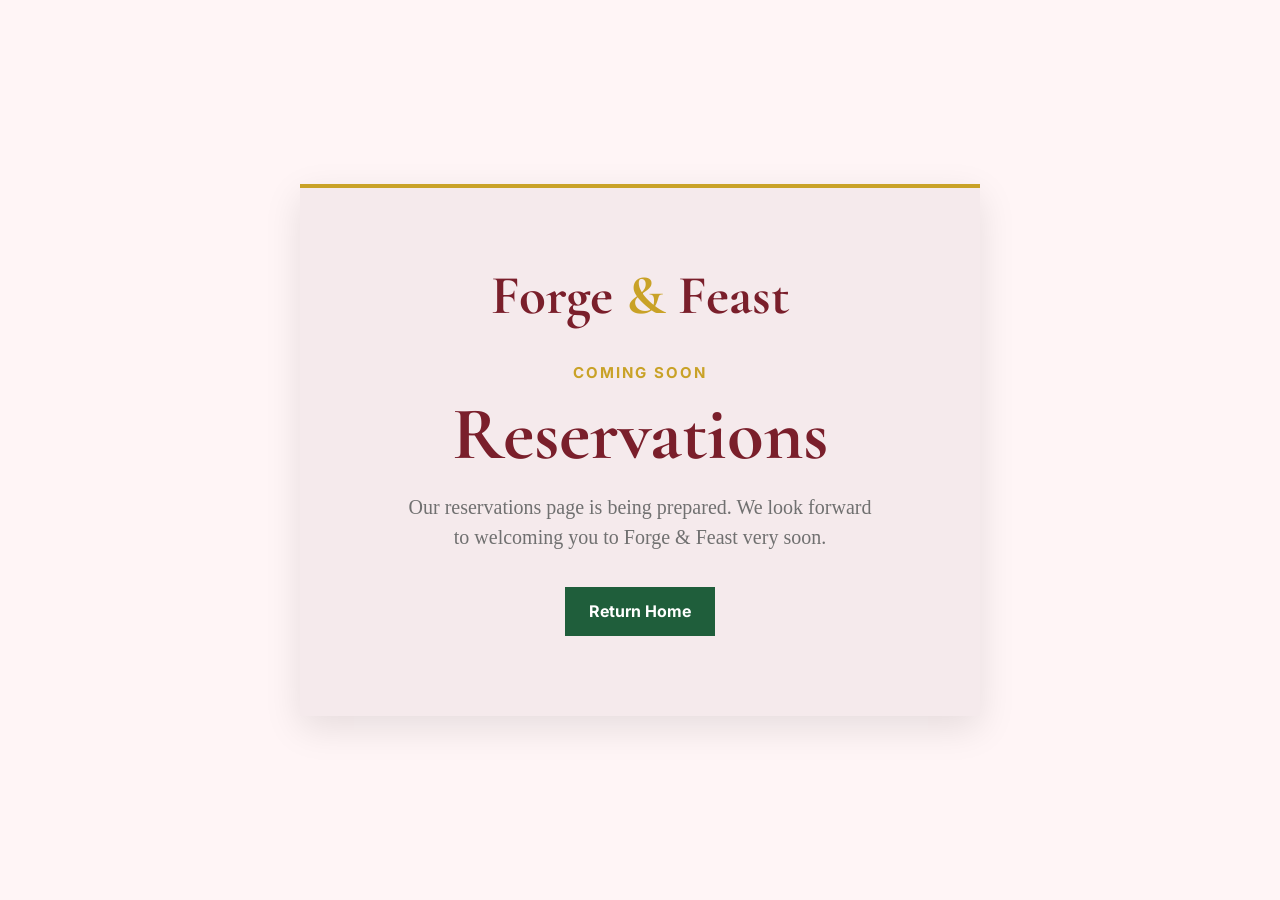
<file: reservations.html>
<!DOCTYPE html>
<html lang="en">
<head>
    <meta charset="UTF-8">
    <meta name="viewport" content="width=device-width, initial-scale=1.0">
    <meta name="description" content="Forge & Feast reservations page coming soon.">
    <title>Reservations Coming Soon | Forge &amp; Feast</title>
    <link rel="preconnect" href="https://fonts.googleapis.com">
    <link rel="preconnect" href="https://fonts.gstatic.com" crossorigin>
    <link href="https://fonts.googleapis.com/css2?family=Cormorant+Garamond:ital,wght@0,300..700;1,300..700&family=Inter:ital,opsz,wght@0,14..32,100..900;1,14..32,100..900&display=swap" rel="stylesheet">
    <link rel="stylesheet" href="styles/main.css">
    <style>
        .placeholder-page { display: grid; min-height: 100svh; padding: 3rem; place-items: center; background: var(--background-primary); }
        .placeholder-page__content { width: min(100%, 68rem); padding: clamp(3rem, 8vw, 8rem) clamp(2rem, 7vw, 7rem); text-align: center; background: var(--background-secondary); border-top: 4px solid var(--secondary-base); box-shadow: 0 1.2rem 3.5rem rgb(0 0 0 / 10%); }
        .placeholder-page__brand { margin-bottom: 4rem; color: var(--primary-base); font-family: var(--font-family-headings); font-size: clamp(3.6rem, 7vw, 5.5rem); font-weight: var(--font-weight-bold); line-height: var(--line-height-tight); }
        .placeholder-page__brand span, .placeholder-page__eyebrow { color: var(--secondary-base); }
        .placeholder-page__eyebrow { margin-bottom: 1.5rem; font-family: var(--font-family-body); font-size: var(--text-sm); font-weight: var(--font-weight-bold); letter-spacing: var(--letter-spacing-normal); text-transform: uppercase; }
        .placeholder-page h1 { margin-bottom: 2rem; color: var(--primary-base); font-family: var(--font-family-headings); font-size: clamp(4.5rem, 9vw, 7.5rem); }
        .placeholder-page__message { max-width: 48rem; margin: 0 auto 3.5rem; color: var(--text-secondary); line-height: var(--line-height-spaced); }
        .placeholder-page__button { display: inline-block; padding: 1.4rem 2.4rem; color: var(--white); background: var(--tertiary-base); font-family: var(--font-family-body); font-size: var(--text-base); font-weight: var(--font-weight-bold); transition: background-color 0.2s ease, transform 0.2s ease; }
        .placeholder-page__button:hover, .placeholder-page__button:focus-visible { background: var(--tertiary-shade); transform: translateY(-2px); }
        @media (max-width: 480px) { .placeholder-page { padding: 1.5rem; } .placeholder-page__content { padding: 4rem 2rem; } .placeholder-page__brand { margin-bottom: 3rem; } }
    </style>
</head>
<body>
    <main class="placeholder-page">
        <section class="placeholder-page__content" aria-labelledby="page-title">
            <p class="placeholder-page__brand">Forge <span>&amp;</span> Feast</p>
            <p class="placeholder-page__eyebrow">Coming Soon</p>
            <h1 id="page-title">Reservations</h1>
            <p class="placeholder-page__message">Our reservations page is being prepared. We look forward to welcoming you to Forge &amp; Feast very soon.</p>
            <a class="placeholder-page__button" href="index.html">Return Home</a>
        </section>
    </main>
</body>
</html>
</file>
<file: styles/main.css>
@import "../styles/token.css";
@import "../styles/app.css";
@import "../styles/components.css";
@import "../styles/mediaquery.css";
</file>
